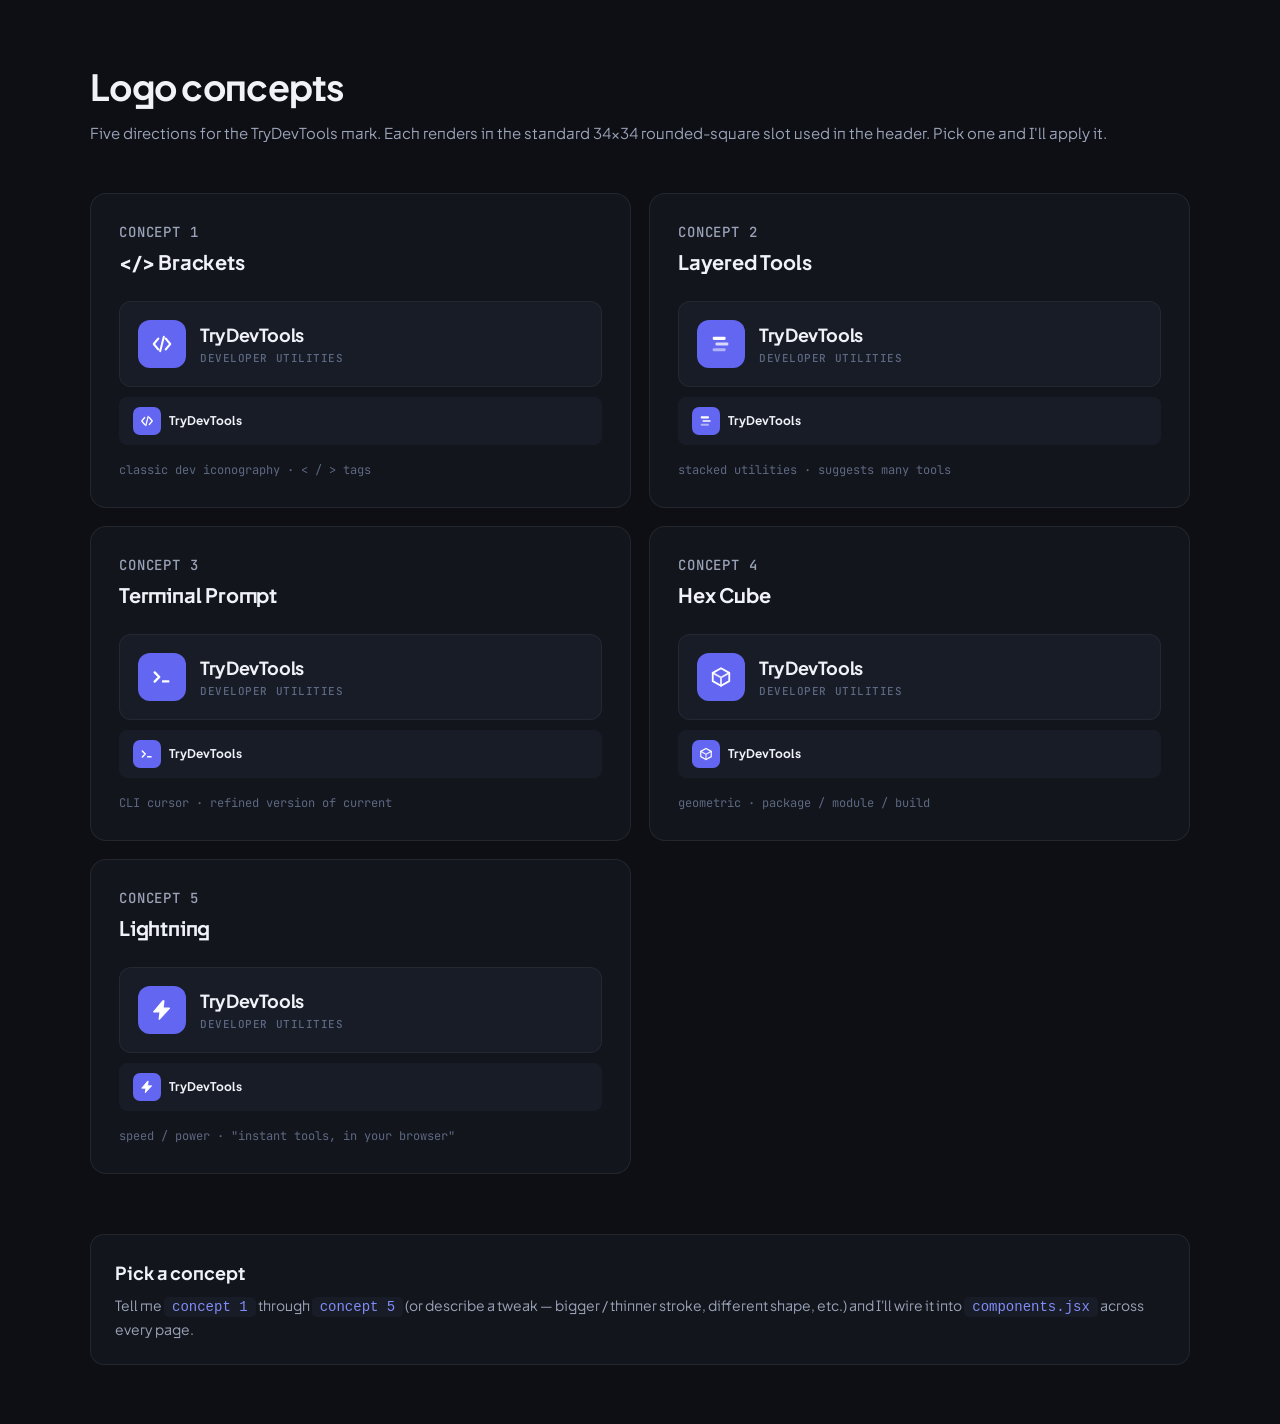
<file: logos.html>
<!DOCTYPE html>
<html lang="en" data-theme="dark">
<head>
<meta charset="utf-8"/>
<meta name="viewport" content="width=device-width, initial-scale=1"/>
<title>Logo concepts — TryDevTools</title>
<link href="https://fonts.googleapis.com/css2?family=Plus+Jakarta+Sans:wght@400;500;600;700;800&family=JetBrains+Mono:wght@400;500;600&display=swap" rel="stylesheet"/>
<link rel="stylesheet" href="/styles.css?v=34"/>
<style>
  body { font-family:'Plus Jakarta Sans',sans-serif; background:#0d0f14; color:#f0f2f8; margin:0; padding:60px 40px; }
  .wrap { max-width:1100px; margin:0 auto; }
  h1 { font-size:36px; margin:0 0 8px; letter-spacing:-0.02em; }
  .sub { color:#9ba3b8; font-size:15px; margin-bottom:48px; }
  .grid { display:grid; grid-template-columns:repeat(auto-fill, minmax(440px, 1fr)); gap:18px; }
  .card { background:#12151c; border:1px solid rgba(255,255,255,0.07); border-radius:16px; padding:28px; }
  .card h3 { margin:0 0 4px; font-size:14px; color:#9ba3b8; font-family:'JetBrains Mono', monospace; font-weight:500; text-transform:uppercase; letter-spacing:0.06em; }
  .card .name { font-size:20px; font-weight:700; margin-bottom:24px; letter-spacing:-0.01em; }
  .preview { display:flex; align-items:center; gap:14px; padding:18px; background:#181c26; border-radius:12px; border:1px solid rgba(255,255,255,0.05); }
  .mark { width:48px; height:48px; border-radius:12px; background:#6366f1; display:flex; align-items:center; justify-content:center; flex-shrink:0; }
  .text { display:flex; flex-direction:column; gap:2px; }
  .text .brand { font-size:18px; font-weight:700; letter-spacing:-0.02em; }
  .text .tagline { font-size:11px; font-weight:500; color:#5d6882; letter-spacing:0.05em; text-transform:uppercase; font-family:'JetBrains Mono',monospace; }
  .small-preview { display:flex; align-items:center; gap:8px; padding:10px 14px; background:#181c26; border-radius:8px; margin-top:10px; }
  .small-preview .mark { width:28px; height:28px; border-radius:7px; }
  .small-preview .brand { font-size:12px; font-weight:700; }
  .meta { margin-top:16px; font-size:12px; color:#5d6882; font-family:'JetBrains Mono',monospace; }
  .footer { margin-top:60px; padding:24px; background:#12151c; border-radius:14px; border:1px solid rgba(255,255,255,0.07); }
  .footer h2 { margin:0 0 8px; font-size:18px; }
  .footer p { color:#9ba3b8; font-size:14px; line-height:1.6; margin:0; }
  .footer code { background:#181c26; padding:2px 8px; border-radius:5px; color:#818cf8; }
</style>
</head>
<body>
<div class="wrap">
  <h1>Logo concepts</h1>
  <p class="sub">Five directions for the TryDevTools mark. Each renders in the standard 34×34 rounded-square slot used in the header. Pick one and I'll apply it.</p>

  <div class="grid">

    <!-- 1: Code brackets -->
    <div class="card">
      <h3>Concept 1</h3>
      <div class="name">&lt;/&gt; Brackets</div>
      <div class="preview">
        <div class="mark">
          <svg width="22" height="22" viewBox="0 0 24 24" fill="none">
            <path d="M8 6L3 12l5 6M16 6l5 6-5 6M14 4l-4 16" stroke="#fff" stroke-width="2.2" stroke-linecap="round" stroke-linejoin="round"/>
          </svg>
        </div>
        <div class="text">
          <span class="brand">TryDevTools</span>
          <span class="tagline">developer utilities</span>
        </div>
      </div>
      <div class="small-preview">
        <div class="mark">
          <svg width="14" height="14" viewBox="0 0 24 24" fill="none">
            <path d="M8 6L3 12l5 6M16 6l5 6-5 6M14 4l-4 16" stroke="#fff" stroke-width="2.2" stroke-linecap="round" stroke-linejoin="round"/>
          </svg>
        </div>
        <span class="brand">TryDevTools</span>
      </div>
      <div class="meta">classic dev iconography · &lt; / &gt; tags</div>
    </div>

    <!-- 2: Stacked layers -->
    <div class="card">
      <h3>Concept 2</h3>
      <div class="name">Layered Tools</div>
      <div class="preview">
        <div class="mark">
          <svg width="22" height="22" viewBox="0 0 24 24" fill="none">
            <rect x="3" y="4" width="14" height="3.5" rx="1.2" fill="#fff"/>
            <rect x="6" y="10.25" width="14" height="3.5" rx="1.2" fill="#fff" opacity="0.75"/>
            <rect x="3" y="16.5" width="14" height="3.5" rx="1.2" fill="#fff" opacity="0.5"/>
          </svg>
        </div>
        <div class="text">
          <span class="brand">TryDevTools</span>
          <span class="tagline">developer utilities</span>
        </div>
      </div>
      <div class="small-preview">
        <div class="mark">
          <svg width="14" height="14" viewBox="0 0 24 24" fill="none">
            <rect x="3" y="4" width="14" height="3.5" rx="1.2" fill="#fff"/>
            <rect x="6" y="10.25" width="14" height="3.5" rx="1.2" fill="#fff" opacity="0.75"/>
            <rect x="3" y="16.5" width="14" height="3.5" rx="1.2" fill="#fff" opacity="0.5"/>
          </svg>
        </div>
        <span class="brand">TryDevTools</span>
      </div>
      <div class="meta">stacked utilities · suggests many tools</div>
    </div>

    <!-- 3: Terminal prompt -->
    <div class="card">
      <h3>Concept 3</h3>
      <div class="name">Terminal Prompt</div>
      <div class="preview">
        <div class="mark">
          <svg width="22" height="22" viewBox="0 0 24 24" fill="none">
            <path d="M4 7l5 5-5 5" stroke="#fff" stroke-width="2.6" stroke-linecap="round" stroke-linejoin="round"/>
            <rect x="12" y="15.5" width="8" height="2.5" rx="0.6" fill="#fff"/>
          </svg>
        </div>
        <div class="text">
          <span class="brand">TryDevTools</span>
          <span class="tagline">developer utilities</span>
        </div>
      </div>
      <div class="small-preview">
        <div class="mark">
          <svg width="14" height="14" viewBox="0 0 24 24" fill="none">
            <path d="M4 7l5 5-5 5" stroke="#fff" stroke-width="2.6" stroke-linecap="round" stroke-linejoin="round"/>
            <rect x="12" y="15.5" width="8" height="2.5" rx="0.6" fill="#fff"/>
          </svg>
        </div>
        <span class="brand">TryDevTools</span>
      </div>
      <div class="meta">CLI cursor · refined version of current</div>
    </div>

    <!-- 4: Hex / cube -->
    <div class="card">
      <h3>Concept 4</h3>
      <div class="name">Hex Cube</div>
      <div class="preview">
        <div class="mark">
          <svg width="22" height="22" viewBox="0 0 24 24" fill="none">
            <path d="M12 2.5L21 7.5v9L12 21.5L3 16.5v-9L12 2.5Z" stroke="#fff" stroke-width="2" stroke-linejoin="round"/>
            <path d="M3 7.5L12 12.5M21 7.5L12 12.5M12 12.5V21.5" stroke="#fff" stroke-width="2" stroke-linejoin="round" stroke-linecap="round" opacity="0.85"/>
          </svg>
        </div>
        <div class="text">
          <span class="brand">TryDevTools</span>
          <span class="tagline">developer utilities</span>
        </div>
      </div>
      <div class="small-preview">
        <div class="mark">
          <svg width="14" height="14" viewBox="0 0 24 24" fill="none">
            <path d="M12 2.5L21 7.5v9L12 21.5L3 16.5v-9L12 2.5Z" stroke="#fff" stroke-width="2" stroke-linejoin="round"/>
            <path d="M3 7.5L12 12.5M21 7.5L12 12.5M12 12.5V21.5" stroke="#fff" stroke-width="2" stroke-linejoin="round" stroke-linecap="round" opacity="0.85"/>
          </svg>
        </div>
        <span class="brand">TryDevTools</span>
      </div>
      <div class="meta">geometric · package / module / build</div>
    </div>

    <!-- 5: Lightning bolt -->
    <div class="card">
      <h3>Concept 5</h3>
      <div class="name">Lightning</div>
      <div class="preview">
        <div class="mark">
          <svg width="22" height="22" viewBox="0 0 24 24" fill="none">
            <path d="M13 2L3 14h7l-1 8 11-12h-7l1-8z" fill="#fff" stroke="#fff" stroke-width="1.5" stroke-linejoin="round"/>
          </svg>
        </div>
        <div class="text">
          <span class="brand">TryDevTools</span>
          <span class="tagline">developer utilities</span>
        </div>
      </div>
      <div class="small-preview">
        <div class="mark">
          <svg width="14" height="14" viewBox="0 0 24 24" fill="none">
            <path d="M13 2L3 14h7l-1 8 11-12h-7l1-8z" fill="#fff" stroke="#fff" stroke-width="1.5" stroke-linejoin="round"/>
          </svg>
        </div>
        <span class="brand">TryDevTools</span>
      </div>
      <div class="meta">speed / power · "instant tools, in your browser"</div>
    </div>

  </div>

  <div class="footer">
    <h2>Pick a concept</h2>
    <p>Tell me <code>concept 1</code> through <code>concept 5</code> (or describe a tweak — bigger / thinner stroke, different shape, etc.) and I'll wire it into <code>components.jsx</code> across every page.</p>
  </div>
</div>
</body>
</html>
</file>
<file: styles.css>
/* =====================================================
   TryDevTools — Design System v2
   Modern, clean, premium developer-tools aesthetic
   ===================================================== */

/* ── Tokens ──────────────────────────────────────────── */
:root {
  --bg:           #0d0f14;
  --bg-1:         #12151c;
  --bg-2:         #181c26;
  --bg-3:         #1e2330;
  --bg-hover:     #232a38;
  --line:         rgba(255,255,255,0.07);
  --line-strong:  rgba(255,255,255,0.13);
  --ink:          #f0f2f8;
  --ink-2:        #9ba3b8;
  --ink-3:        #5d6882;
  --accent:       #6366f1;
  --accent-hi:    #818cf8;
  --accent-soft:  rgba(99,102,241,0.12);
  --accent-glow:  rgba(99,102,241,0.25);
  --ok:           #34d399;
  --err:          #f87171;
  --font:         'Plus Jakarta Sans', ui-sans-serif, system-ui, sans-serif;
  --mono:         'JetBrains Mono', ui-monospace, Menlo, monospace;
  --r:            8px;
  --r-lg:         14px;
  --r-xl:         20px;
  --shadow-sm:    0 1px 3px rgba(0,0,0,.4);
  --shadow:       0 4px 20px rgba(0,0,0,.5);
  --shadow-lg:    0 12px 48px rgba(0,0,0,.6);
  --glow:         0 0 0 1px var(--accent-glow), 0 4px 24px var(--accent-glow);
}

html[data-theme="light"] {
  --bg:           #f5f6fa;
  --bg-1:         #ffffff;
  --bg-2:         #f0f1f7;
  --bg-3:         #e8eaf3;
  --bg-hover:     #eceef8;
  --line:         rgba(0,0,0,0.07);
  --line-strong:  rgba(0,0,0,0.14);
  --ink:          #111827;
  --ink-2:        #4b5568;
  --ink-3:        #9ca3af;
  --accent:       #4f46e5;
  --accent-hi:    #6366f1;
  --accent-soft:  rgba(79,70,229,0.08);
  --accent-glow:  rgba(79,70,229,0.2);
  --shadow-sm:    0 1px 3px rgba(0,0,0,.08);
  --shadow:       0 4px 20px rgba(0,0,0,.08);
  --shadow-lg:    0 12px 48px rgba(0,0,0,.1);
  --glow:         0 0 0 1px rgba(79,70,229,.2), 0 4px 24px rgba(79,70,229,.12);
}

/* ── Reset ───────────────────────────────────────────── */
*, *::before, *::after { box-sizing: border-box; }
html, body { margin: 0; padding: 0; }
body {
  font-family: var(--font);
  background: var(--bg);
  color: var(--ink);
  -webkit-font-smoothing: antialiased;
  font-feature-settings: "ss01","cv11";
  line-height: 1.5;
}
a { color: inherit; text-decoration: none; }
button { font: inherit; cursor: pointer; border: none; background: none; }
p { margin: 0; }
h1,h2,h3,h4 { margin: 0; }

/* ── Layout ──────────────────────────────────────────── */
.container {
  max-width: 1280px;
  margin: 0 auto;
  padding: 0 40px;
}

/* ── Header ──────────────────────────────────────────── */
.site-header {
  position: sticky; top: 0; z-index: 100;
  height: 64px;
  background: color-mix(in srgb, var(--bg) 80%, transparent);
  backdrop-filter: blur(16px) saturate(180%);
  border-bottom: 1px solid var(--line);
}
.site-header-inner {
  display: flex; align-items: center; gap: 20px; height: 100%;
}

/* ── Logo ────────────────────────────────────────────── */
.logo {
  display: inline-flex; align-items: center; gap: 10px;
  flex-shrink: 0; white-space: nowrap; text-decoration: none;
  color: var(--ink);
}
.logo-mark {
  width: 34px; height: 34px; border-radius: 9px;
  background: var(--accent);
  display: flex; align-items: center; justify-content: center;
  flex-shrink: 0;
  box-shadow: 0 2px 8px var(--accent-glow);
}
.logo-mark svg { display: block; }
.logo-text {
  display: flex; flex-direction: column;
  gap: 2px; white-space: nowrap;
}
.logo-text .brand {
  display: block;
  font-size: 14px; font-weight: 700;
  letter-spacing: -0.02em; line-height: 1;
  color: var(--ink);
}
.logo-text .tagline {
  display: block;
  font-size: 9px; font-weight: 500;
  color: var(--ink-3); letter-spacing: .05em;
  text-transform: uppercase; line-height: 1;
  font-family: var(--mono);
}

/* ── Nav ─────────────────────────────────────────────── */
.header-nav { display: flex; align-items: center; gap: 2px; flex-shrink: 0; }
.header-nav a {
  padding: 6px 12px; font-size: 13.5px; font-weight: 500;
  color: var(--ink-2); border-radius: 7px;
  transition: all 120ms; white-space: nowrap;
}
.header-nav a:hover { color: var(--ink); background: var(--bg-hover); }
.header-nav a.active { color: var(--ink); }

/* ── Search trigger ──────────────────────────────────── */
.header-search { flex: 1; max-width: 360px; margin-left: auto; }
.search-trigger {
  display: flex; align-items: center; gap: 8px;
  padding: 8px 12px;
  background: var(--bg-2); border: 1px solid var(--line);
  border-radius: 9px; cursor: pointer;
  transition: all 120ms;
  font-family: var(--mono); font-size: 13px; color: var(--ink-3);
  width: 100%;
}
.search-trigger:hover { border-color: var(--line-strong); color: var(--ink-2); }
.search-trigger .label { flex: 1; }

/* ── Header actions ──────────────────────────────────── */
.header-actions { display: flex; align-items: center; gap: 8px; flex-shrink: 0; }

/* ── kbd ─────────────────────────────────────────────── */
.kbd {
  font-family: var(--mono); font-size: 10px;
  padding: 2px 5px; border-radius: 4px;
  border: 1px solid var(--line-strong);
  color: var(--ink-3); background: var(--bg-3);
  line-height: 1.4; flex-shrink: 0;
}

/* ── Buttons ─────────────────────────────────────────── */
.icon-btn {
  width: 36px; height: 36px;
  display: inline-flex; align-items: center; justify-content: center;
  background: var(--bg-2); border: 1px solid var(--line);
  border-radius: 9px; color: var(--ink-2);
  transition: all 120ms; cursor: pointer;
}
.icon-btn:hover { color: var(--ink); border-color: var(--line-strong); }

.btn {
  display: inline-flex; align-items: center; justify-content: center; gap: 7px;
  padding: 9px 16px; border-radius: 9px;
  font-size: 13.5px; font-weight: 600;
  transition: all 120ms ease;
  white-space: nowrap; letter-spacing: -0.01em;
  cursor: pointer;
}
.btn-primary {
  background: var(--accent); color: #fff; border: none;
  box-shadow: 0 1px 2px rgba(0,0,0,.3), inset 0 0 0 1px rgba(255,255,255,.08);
}
.btn-primary:hover { background: var(--accent-hi); transform: translateY(-1px); box-shadow: 0 4px 12px var(--accent-glow); }
.btn-secondary {
  background: var(--bg-2); color: var(--ink);
  border: 1px solid var(--line-strong);
}
.btn-secondary:hover { border-color: var(--accent); color: var(--accent-hi); }
.btn-ghost { background: transparent; color: var(--ink-2); border: none; }
.btn-ghost:hover { color: var(--ink); background: var(--bg-hover); }
.btn-sm { padding: 6px 11px; font-size: 12.5px; border-radius: 7px; }
.btn-xs { padding: 4px 9px; font-size: 11.5px; border-radius: 6px; }

/* ── Chips ───────────────────────────────────────────── */
.chip {
  display: inline-flex; align-items: center; gap: 5px;
  padding: 4px 10px; border-radius: 999px;
  font-size: 12px; font-weight: 500;
  border: 1px solid var(--line);
  background: var(--bg-2); color: var(--ink-2);
  font-family: var(--mono); white-space: nowrap;
  cursor: default;
}
.chip.accent {
  background: var(--accent-soft);
  border-color: rgba(99,102,241,.25);
  color: var(--accent-hi);
}
.chip.ok { background: rgba(52,211,153,.1); border-color: rgba(52,211,153,.25); color: var(--ok); }
.chip.err { background: rgba(248,113,113,.1); border-color: rgba(248,113,113,.25); color: var(--err); }

/* ── Cards ───────────────────────────────────────────── */
.card {
  background: var(--bg-1);
  border: 1px solid var(--line);
  border-radius: var(--r-lg);
}
.card-hoverable {
  transition: border-color 180ms, transform 180ms, box-shadow 180ms;
}
.card-hoverable:hover {
  border-color: var(--accent);
  transform: translateY(-2px);
  box-shadow: var(--glow);
}

/* ── Tool card ───────────────────────────────────────── */
.tool-card {
  display: flex; flex-direction: column; gap: 7px;
  padding: 18px 20px 16px;
  min-height: 120px; position: relative;
}
.tool-card-cat {
  position: absolute; top: 14px; right: 16px;
  font-family: var(--mono); font-size: 10px;
  color: var(--ink-3); text-transform: lowercase;
}
.tool-card-name {
  font-family: var(--mono); font-size: 13.5px; font-weight: 500;
  color: var(--ink); letter-spacing: -0.01em;
}
.tool-card-desc {
  font-size: 13px; color: var(--ink-2); line-height: 1.5; flex: 1;
}
.tool-card-footer {
  display: flex; align-items: center; gap: 8px; margin-top: 4px;
}
.tool-live-dot {
  width: 6px; height: 6px; border-radius: 50%;
  background: var(--ok); flex-shrink: 0;
}
.tool-card-arrow {
  margin-left: auto; font-family: var(--mono); font-size: 11px;
  color: var(--ink-3); display: flex; align-items: center; gap: 4px;
  transition: all 160ms;
}
.card-hoverable:hover .tool-card-arrow { color: var(--accent-hi); transform: translate(2px,-2px); }

/* ── Category card ───────────────────────────────────── */
.cat-card {
  padding: 24px; display: flex; flex-direction: column; gap: 12px;
  min-height: 180px; position: relative; overflow: hidden;
}
.cat-glyph {
  font-family: var(--mono); font-size: 18px; font-weight: 600;
  width: 46px; height: 46px;
  display: flex; align-items: center; justify-content: center;
  border-radius: 11px; flex-shrink: 0;
  background: var(--bg-2); border: 1px solid var(--line);
  color: var(--ink);
}
.cat-name { font-size: 17px; font-weight: 700; letter-spacing: -0.02em; color: var(--ink); }
.cat-desc { font-size: 13px; color: var(--ink-2); line-height: 1.5; flex: 1; }
.cat-meta { font-family: var(--mono); font-size: 11px; color: var(--ink-3); margin-top: auto; }
.cat-stripe {
  position: absolute; top: 0; right: 0; left: 0;
  height: 3px; opacity: .9;
}

/* ── Typography ──────────────────────────────────────── */
.eyebrow {
  font-family: var(--mono); font-size: 11.5px; font-weight: 500;
  letter-spacing: .07em; text-transform: uppercase;
  color: var(--accent-hi);
}
.h1 { font-size: clamp(36px, 5vw, 60px); font-weight: 800; letter-spacing: -0.035em; line-height: 1.06; }
.h2 { font-size: 28px; font-weight: 700; letter-spacing: -0.025em; }
.h3 { font-size: 19px; font-weight: 700; letter-spacing: -0.015em; }

/* ── Gradient text ───────────────────────────────────── */
.grad-text {
  background: linear-gradient(135deg, #818cf8 0%, #a78bfa 50%, #f472b6 100%);
  -webkit-background-clip: text;
  background-clip: text;
  -webkit-text-fill-color: transparent;
  color: transparent;
  display: inline;
}
html[data-theme="light"] .grad-text {
  background: linear-gradient(135deg, #4f46e5 0%, #7c3aed 50%, #db2777 100%);
  -webkit-background-clip: text;
  background-clip: text;
  -webkit-text-fill-color: transparent;
  color: transparent;
}

/* ── Search box ──────────────────────────────────────── */
.search-box {
  display: flex; align-items: center; gap: 8px;
  padding: 9px 13px;
  background: var(--bg-2); border: 1px solid var(--line);
  border-radius: 9px; transition: all 120ms;
}
.search-box:focus-within { border-color: var(--accent); }
.search-box input {
  flex: 1; background: transparent; border: 0; outline: 0;
  font: 13px/1 var(--font); color: var(--ink);
}
.search-box input::placeholder { color: var(--ink-3); }

/* ── I/O Panel ───────────────────────────────────────── */
.io-panel {
  display: grid; grid-template-columns: 1fr 1fr;
  border: 1px solid var(--line); border-radius: var(--r-xl);
  overflow: hidden; background: var(--bg-1);
}
.io-pane { display: flex; flex-direction: column; min-height: 460px; }
.io-pane + .io-pane { border-left: 1px solid var(--line); }
.io-pane-header {
  display: flex; align-items: center; justify-content: space-between;
  padding: 10px 16px;
  background: var(--bg-2);
  border-bottom: 1px solid var(--line);
  font-family: var(--mono); font-size: 11px;
  letter-spacing: .06em; text-transform: uppercase;
  color: var(--ink-3);
}
.io-pane-body { flex: 1; position: relative; }
.io-pane textarea, .io-pane pre {
  position: absolute; inset: 0; margin: 0;
  padding: 18px 20px; border: 0; outline: 0; resize: none;
  background: transparent; color: var(--ink);
  font-family: var(--mono); font-size: 13px; line-height: 1.6;
  white-space: pre; overflow: auto; tab-size: 2;
}
.io-pane textarea::placeholder { color: var(--ink-3); }
.tool-status {
  display: flex; align-items: center; gap: 12px;
  padding: 9px 16px;
  background: var(--bg-2);
  border: 1px solid var(--line); border-top: 0;
  border-radius: 0 0 var(--r-xl) var(--r-xl);
  font-family: var(--mono); font-size: 11px; color: var(--ink-3);
  margin-top: -1px;
}
.status-dot { width: 7px; height: 7px; border-radius: 50%; background: var(--ok); flex-shrink: 0; }
.status-dot.err { background: var(--err); }

/* ── Hero ────────────────────────────────────────────── */
.hero {
  padding: 96px 0 80px;
  position: relative; overflow: hidden;
}
.hero::before {
  content: "";
  position: absolute; top: -200px; left: 50%; transform: translateX(-50%);
  width: 900px; height: 600px;
  background: radial-gradient(ellipse at center, rgba(99,102,241,.15) 0%, transparent 70%);
  pointer-events: none;
}
.hero-eyebrow {
  display: flex; align-items: center; justify-content: center;
  gap: 8px; margin-bottom: 24px; flex-wrap: wrap;
}

/* ── Stats bar ───────────────────────────────────────── */
.stats-bar {
  display: grid; grid-template-columns: repeat(4, 1fr);
  border: 1px solid var(--line); border-radius: var(--r-xl);
  background: var(--bg-1); overflow: hidden;
  margin-top: 64px;
}
.stat-cell {
  padding: 20px 28px;
  border-right: 1px solid var(--line);
  display: flex; flex-direction: column; gap: 4px;
}
.stat-cell:last-child { border-right: 0; }
.stat-num { font-family: var(--mono); font-size: 26px; font-weight: 600; color: var(--ink); letter-spacing: -0.03em; }
.stat-lbl { font-size: 12px; color: var(--ink-2); }

/* ── Section ─────────────────────────────────────────── */
.section { padding: 80px 0 0; }
.section-head {
  display: flex; align-items: flex-end; justify-content: space-between;
  margin-bottom: 28px;
}
.section-head .more { font-family: var(--mono); font-size: 12px; color: var(--ink-2); }
.section-head .more:hover { color: var(--accent-hi); }

/* ── Grids ───────────────────────────────────────────── */
.grid-2 { display: grid; grid-template-columns: repeat(2, 1fr); gap: 14px; }
.grid-3 { display: grid; grid-template-columns: repeat(3, 1fr); gap: 14px; }
.grid-4 { display: grid; grid-template-columns: repeat(4, 1fr); gap: 14px; }
.grid-auto { display: grid; grid-template-columns: repeat(auto-fill, minmax(270px, 1fr)); gap: 12px; }

/* ── Command palette ─────────────────────────────────── */
.cmdk-overlay {
  position: fixed; inset: 0; z-index: 200;
  background: rgba(0,0,0,.65);
  backdrop-filter: blur(4px);
  display: flex; align-items: flex-start; justify-content: center;
  padding-top: 10vh;
  animation: fadeIn 100ms ease;
}
.cmdk {
  width: min(640px, 94vw);
  background: var(--bg-1);
  border: 1px solid var(--line-strong);
  border-radius: var(--r-xl);
  box-shadow: var(--shadow-lg);
  overflow: hidden;
}
.cmdk-input {
  display: flex; align-items: center; gap: 10px;
  padding: 16px 18px; border-bottom: 1px solid var(--line);
}
.cmdk-input input {
  flex: 1; border: 0; outline: 0; background: transparent;
  font: 15px/1.2 var(--font); color: var(--ink);
}
.cmdk-list { max-height: 54vh; overflow-y: auto; padding: 6px; }
.cmdk-section {
  padding: 10px 14px 6px;
  font-family: var(--mono); font-size: 10.5px; color: var(--ink-3);
  letter-spacing: .07em; text-transform: uppercase;
}
.cmdk-item {
  display: flex; align-items: center; gap: 10px;
  padding: 9px 12px; border-radius: 9px; cursor: pointer;
}
.cmdk-item:hover, .cmdk-item.focused { background: var(--bg-hover); }
.cmdk-item .cmdk-name { font-family: var(--mono); font-size: 13px; color: var(--ink); }
.cmdk-item .cmdk-slug { font-family: var(--mono); font-size: 11px; color: var(--ink-3); width: 64px; flex-shrink: 0; }
.cmdk-item .cmdk-desc { font-size: 12px; color: var(--ink-2); margin-left: auto; max-width: 44%; text-overflow: ellipsis; overflow: hidden; white-space: nowrap; }
.cmdk-footer {
  padding: 9px 16px; border-top: 1px solid var(--line);
  display: flex; gap: 14px;
  font-family: var(--mono); font-size: 11px; color: var(--ink-3);
}

/* ── Tool page layout ────────────────────────────────── */
.tool-shell {
  display: grid; grid-template-columns: 220px 1fr; gap: 40px;
  padding: 32px 0 0;
}
.tool-sidebar {
  position: sticky; top: 80px; align-self: start;
  max-height: calc(100vh - 100px); overflow-y: auto;
}
.tool-sidebar h4 {
  font-family: var(--mono); font-size: 10px; font-weight: 500;
  letter-spacing: .08em; text-transform: uppercase;
  color: var(--ink-3); margin: 0 0 8px; padding: 0 8px;
}
.tool-sidebar ul { list-style: none; padding: 0; margin: 0 0 24px; }
.tool-sidebar li a {
  display: flex; align-items: center; gap: 8px;
  padding: 6px 10px; font-size: 12.5px; font-family: var(--mono);
  color: var(--ink-2); border-radius: 7px;
  border-left: 2px solid transparent;
  transition: all 100ms;
}
.tool-sidebar li a:hover { color: var(--ink); background: var(--bg-2); }
.tool-sidebar li a.active {
  color: var(--ink); background: var(--accent-soft);
  border-left-color: var(--accent-hi);
}

/* ── Breadcrumbs ─────────────────────────────────────── */
.crumbs {
  display: flex; align-items: center; gap: 6px;
  font-family: var(--mono); font-size: 12px; color: var(--ink-3);
}
.crumbs a { color: var(--ink-2); }
.crumbs a:hover { color: var(--ink); }
.crumbs .sep { opacity: .4; }

/* ── Footer ──────────────────────────────────────────── */
.site-footer {
  border-top: 1px solid var(--line); margin-top: 96px;
  padding: 56px 0 40px; background: var(--bg-1);
}
.footer-grid {
  display: grid; grid-template-columns: 1.6fr repeat(4, 1fr); gap: 40px;
}
.footer-top {
  display: grid; grid-template-columns: 2fr 1fr 1fr 1fr; gap: 56px;
  padding-bottom: 36px; border-bottom: 1px solid var(--line); margin-bottom: 36px;
}
.footer-brand { min-width: 0; }
.footer-nav-group {
  display: flex; flex-direction: column; gap: 12px; min-width: 0;
}
.footer-nav-title {
  font-family: var(--mono); font-size: 10.5px; font-weight: 500;
  letter-spacing: .07em; text-transform: uppercase;
  color: var(--ink-3); margin: 0 0 6px;
}
.footer-nav-group a {
  font-size: 13.5px; color: var(--ink-2); font-weight: 500;
  transition: color 140ms; display: inline-block;
}
.footer-nav-group a:hover { color: var(--accent-hi); }
@media (max-width: 1024px) {
  .footer-top { grid-template-columns: 1.5fr 1fr 1fr 1fr; gap: 32px; }
}
@media (max-width: 768px) {
  .footer-top { grid-template-columns: 1fr 1fr; gap: 32px 24px; }
  .footer-brand { grid-column: 1 / -1; }
}
@media (max-width: 480px) {
  .footer-top { grid-template-columns: 1fr; }
}
.footer-cats {
  display: grid; grid-template-columns: repeat(4, 1fr); gap: 32px 24px; margin-bottom: 40px;
}
@media (max-width: 1024px) { .footer-cats { grid-template-columns: repeat(3, 1fr); } }
@media (max-width: 640px)  { .footer-cats { grid-template-columns: repeat(2, 1fr); } }
.footer-col h5 {
  font-family: var(--mono); font-size: 10.5px; font-weight: 500;
  letter-spacing: .07em; text-transform: uppercase;
  color: var(--ink-3); margin: 0 0 14px;
}
.footer-col ul { list-style: none; padding: 0; margin: 0; display: flex; flex-direction: column; gap: 9px; }
.footer-col li a { font-size: 13.5px; color: var(--ink-2); }
.footer-col li a:hover { color: var(--ink); }
.footer-bottom {
  margin-top: 48px; padding-top: 20px; border-top: 1px solid var(--line);
  display: flex; justify-content: space-between; align-items: center;
  font-family: var(--mono); font-size: 11.5px; color: var(--ink-3);
}

/* ── Syntax tokens ───────────────────────────────────── */
.tok-key   { color: #93c5fd; }
.tok-str   { color: #86efac; }
.tok-num   { color: #fcd34d; }
.tok-bool  { color: #c4b5fd; }
.tok-null  { color: var(--ink-3); font-style: italic; }
html[data-theme="light"] .tok-key  { color: #2563eb; }
html[data-theme="light"] .tok-str  { color: #16a34a; }
html[data-theme="light"] .tok-num  { color: #d97706; }
html[data-theme="light"] .tok-bool { color: #7c3aed; }

/* ── FAQ ──────────────────────────────────────────────── */
.faq-item { border-bottom: 1px solid var(--line); padding: 18px 0; }
.faq-q {
  display: flex; justify-content: space-between; align-items: center; gap: 16px;
  font-size: 15px; font-weight: 600; color: var(--ink); cursor: pointer;
}
.faq-a { margin-top: 10px; font-size: 14px; color: var(--ink-2); line-height: 1.65; max-width: 72ch; }
.faq-item[data-open="false"] .faq-a { display: none; }
.chev { transition: transform 160ms; color: var(--ink-3); flex-shrink: 0; }
.faq-item[data-open="true"] .chev { transform: rotate(90deg); }

/* ── Tweaks panel ────────────────────────────────────── */
.tweaks-panel {
  position: fixed; right: 20px; bottom: 20px; z-index: 300;
  width: 276px;
  background: var(--bg-1); border: 1px solid var(--line-strong);
  border-radius: var(--r-xl); box-shadow: var(--shadow-lg);
  padding: 16px 18px;
  animation: slideUp 180ms ease;
}
.tweaks-panel h5 {
  font-family: var(--mono); font-size: 10px; letter-spacing: .08em;
  text-transform: uppercase; color: var(--ink-3);
  margin: 0 0 14px; display: flex; justify-content: space-between; align-items: center;
}
.tweak-row { margin-bottom: 14px; }
.tweak-label { font-size: 12px; color: var(--ink-2); margin-bottom: 7px; display: block; }
.segmented {
  display: grid; grid-template-columns: 1fr 1fr;
  background: var(--bg-2); border: 1px solid var(--line);
  border-radius: 8px; padding: 3px; gap: 2px;
}
.segmented button {
  padding: 6px 8px; font-size: 12px; border-radius: 6px;
  color: var(--ink-2); transition: all 100ms; cursor: pointer;
}
.segmented button.active {
  background: var(--bg-1); color: var(--ink);
  box-shadow: 0 1px 3px rgba(0,0,0,.2);
}
.swatches { display: flex; gap: 7px; }
.swatch {
  width: 26px; height: 26px; border-radius: 7px;
  border: 2px solid transparent; cursor: pointer;
  transition: all 120ms;
}
.swatch.active { border-color: var(--ink); transform: scale(1.1); }

/* ── Catalog list ────────────────────────────────────── */
.catalog-list-row {
  display: flex; align-items: center; gap: 10px;
  padding: 12px 20px; border-bottom: 1px solid var(--line);
  font-size: 14px; color: var(--ink-2);
  transition: background 100ms;
}
.catalog-list-row:hover { background: var(--bg-hover); }
.catalog-list-row .t-name { font-family: var(--mono); font-size: 13px; color: var(--ink); flex: 1; }
.catalog-list-row .t-desc { font-size: 12.5px; color: var(--ink-3); max-width: 50%; text-overflow: ellipsis; overflow: hidden; white-space: nowrap; }

/* ── Density ─────────────────────────────────────────── */
html[data-density="compact"] .tool-card { padding: 12px 16px; min-height: 100px; }
html[data-density="compact"] .cat-card { padding: 18px; min-height: 160px; }
html[data-density="compact"] .section { padding: 60px 0 0; }

/* ── Scrollbar ───────────────────────────────────────── */
::-webkit-scrollbar { width: 8px; height: 8px; }
::-webkit-scrollbar-thumb { background: var(--line-strong); border-radius: 99px; border: 2px solid var(--bg); }
::-webkit-scrollbar-track { background: transparent; }

/* ── Animations ──────────────────────────────────────── */
@keyframes fadeIn { from { opacity: 0; } to { opacity: 1; } }
@keyframes slideUp { from { opacity: 0; transform: translateY(10px); } to { opacity: 1; transform: translateY(0); } }

/* ── Responsive ──────────────────────────────────────── */
@media (max-width: 1024px) {
  .grid-4 { grid-template-columns: repeat(2, 1fr); }
  .footer-grid { grid-template-columns: 1fr 1fr; }
  .stats-bar { grid-template-columns: repeat(2, 1fr); }
  .stat-cell:nth-child(2) { border-right: 0; }
  .stat-cell:nth-child(1), .stat-cell:nth-child(2) { border-bottom: 1px solid var(--line); }
}
@media (max-width: 768px) {
  .container { padding: 0 20px; }
  .grid-3 { grid-template-columns: repeat(2, 1fr); }
  .grid-4 { grid-template-columns: repeat(2, 1fr); }
  .tool-shell { grid-template-columns: 1fr; }
  .tool-sidebar { position: static; max-height: none; }
  .io-panel { grid-template-columns: 1fr; }
  .io-pane + .io-pane { border-left: 0; border-top: 1px solid var(--line); }
  .header-search { display: none; }
  .header-nav { display: none; }
}

/* ── Skeleton loading state (shown until React mounts) ──────── */
@keyframes sk-shimmer {
  0%   { background-position: -200% 0; }
  100% { background-position:  200% 0; }
}
.skeleton {
  background: linear-gradient(90deg, var(--bg-2) 0%, var(--bg-3) 50%, var(--bg-2) 100%);
  background-size: 200% 100%;
  animation: sk-shimmer 1.6s ease-in-out infinite;
  border-radius: var(--r);
  display: block;
}
.sk-line { height: 14px; border-radius: 4px; }
.sk-card {
  background: var(--bg-1); border: 1px solid var(--line);
  border-radius: var(--r-lg); padding: 22px; min-height: 130px;
  display: flex; flex-direction: column; gap: 10px;
}
.sk-header-bar {
  height: 64px; border-bottom: 1px solid var(--line);
  display: flex; align-items: center; padding: 0 40px; gap: 16px;
}
.sk-hero { text-align: center; padding: 64px 40px 48px; }
.sk-hero-inline { display: inline-flex; gap: 8px; margin-bottom: 20px; }
.sk-grid {
  display: grid; grid-template-columns: repeat(auto-fill, minmax(260px, 1fr));
  gap: 14px;
}
@media (max-width: 768px) {
  .sk-header-bar { padding: 0 20px; gap: 10px; }
  .sk-header-bar > .sk-hide-mobile { display: none; }
}

/* ── Number input — hide native browser spinners (they don't theme) ─── */
input[type="number"]::-webkit-outer-spin-button,
input[type="number"]::-webkit-inner-spin-button {
  -webkit-appearance: none;
  appearance: none;
  margin: 0;
}
input[type="number"] {
  -moz-appearance: textfield;
  appearance: textfield;
}

/* ── Markdown preview ───────────────────────────────────────── */
.md-preview h1, .md-preview h2, .md-preview h3, .md-preview h4, .md-preview h5, .md-preview h6 {
  margin: 1.4em 0 0.5em; line-height: 1.25; color: var(--ink); font-weight: 700;
}
.md-preview h1 { font-size: 26px; border-bottom: 1px solid var(--line); padding-bottom: 8px; }
.md-preview h2 { font-size: 21px; border-bottom: 1px solid var(--line); padding-bottom: 6px; }
.md-preview h3 { font-size: 17px; }
.md-preview h4 { font-size: 15px; }
.md-preview p, .md-preview ul, .md-preview ol, .md-preview blockquote, .md-preview pre, .md-preview table { margin: 0 0 14px; }
.md-preview a { color: var(--accent-hi); text-decoration: underline; text-decoration-color: rgba(129,140,248,.4); }
.md-preview a:hover { text-decoration-color: var(--accent-hi); }
.md-preview code { font-family: var(--mono); font-size: 12.5px; background: var(--bg-2); border: 1px solid var(--line); padding: 1px 6px; border-radius: 4px; color: var(--accent-hi); }
.md-preview pre { background: var(--bg-1); border: 1px solid var(--line); border-radius: var(--r-lg); padding: 14px 16px; overflow: auto; }
.md-preview pre code { background: transparent; border: 0; padding: 0; color: var(--ink); font-size: 12.5px; }
.md-preview blockquote { border-left: 3px solid var(--accent); padding: 4px 14px; color: var(--ink-2); background: var(--accent-soft); border-radius: 0 var(--r) var(--r) 0; }
.md-preview ul, .md-preview ol { padding-left: 24px; }
.md-preview li { margin: 4px 0; }
.md-preview hr { border: 0; border-top: 1px solid var(--line); margin: 20px 0; }
.md-preview img { max-width: 100%; border-radius: var(--r); }
.md-preview table { width: 100%; border-collapse: collapse; font-size: 13.5px; }
.md-preview th, .md-preview td { padding: 8px 12px; border: 1px solid var(--line); text-align: left; }
.md-preview th { background: var(--bg-2); font-weight: 600; color: var(--ink-2); }
.md-preview tbody tr:nth-child(even) { background: var(--bg-1); }
</file>
